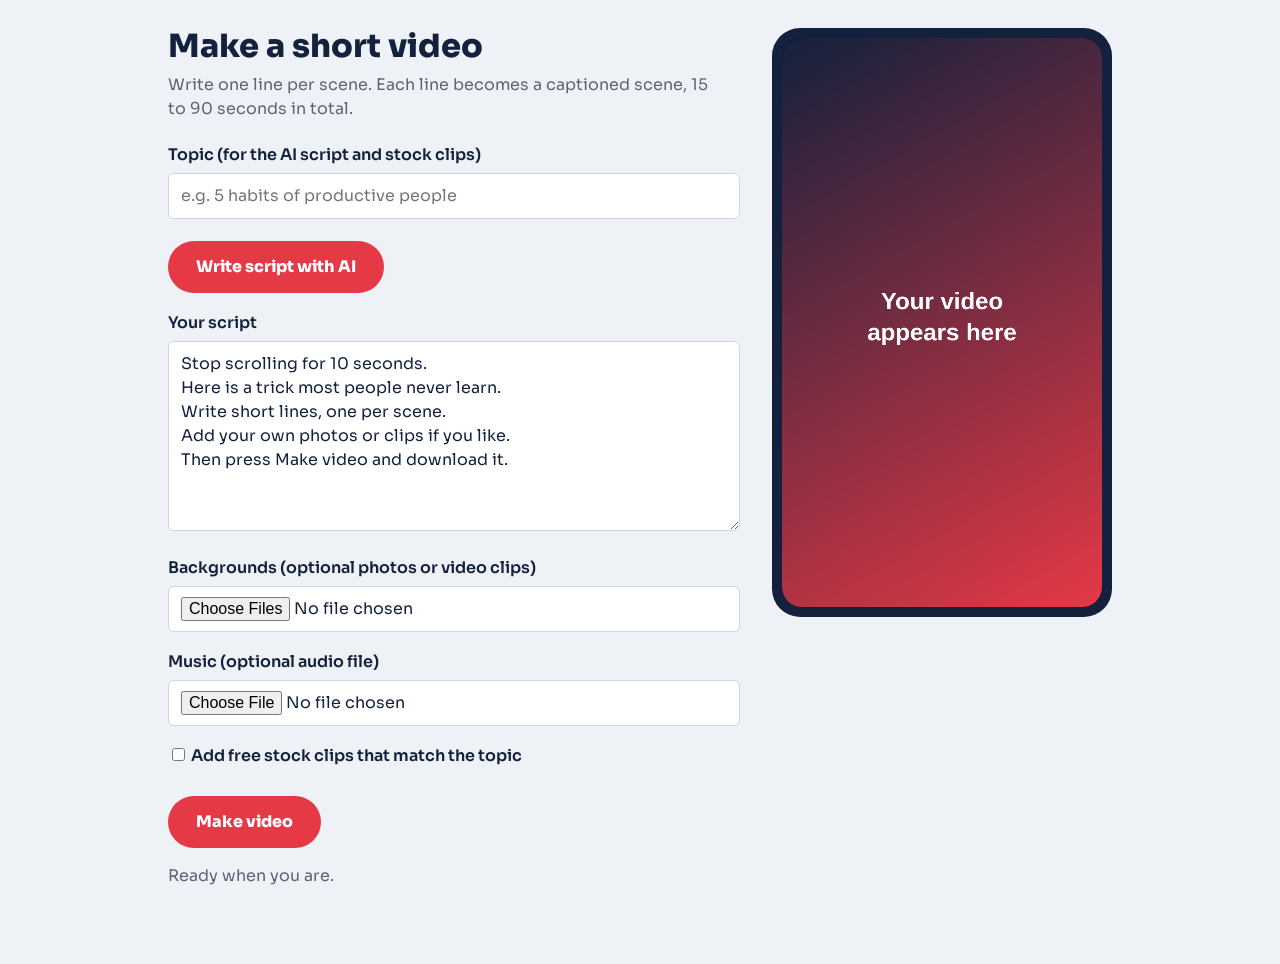
<file: index.html>
<!DOCTYPE html>
<html lang="en">
<head>
  <meta charset="UTF-8">
  <meta name="viewport" content="width=device-width, initial-scale=1">
  <title>Video Maker</title>
  <link rel="preconnect" href="https://fonts.googleapis.com">
  <link href="https://fonts.googleapis.com/css2?family=Sora:wght@400;600;800&display=swap" rel="stylesheet">
  <link rel="stylesheet" href="style.css">
</head>
<body>
  <main>
    <section class="controls">
      <h1>Make a short video</h1>
      <p class="lead">Write one line per scene. Each line becomes a captioned scene, 15 to 90 seconds in total.</p>

      <label for="topic">Topic (for the AI script and stock clips)</label>
      <input id="topic" type="text" placeholder="e.g. 5 habits of productive people">
      <button id="write" type="button">Write script with AI</button>

      <label for="script">Your script</label>
      <textarea id="script" rows="7">Stop scrolling for 10 seconds.
Here is a trick most people never learn.
Write short lines, one per scene.
Add your own photos or clips if you like.
Then press Make video and download it.</textarea>

      <label for="media">Backgrounds (optional photos or video clips)</label>
      <input id="media" type="file" accept="image/*,video/*" multiple>

      <label for="music">Music (optional audio file)</label>
      <input id="music" type="file" accept="audio/*">

      <label><input id="stock" type="checkbox"> Add free stock clips that match the topic</label>

      <button id="make" type="button">Make video</button>
      <p id="status" role="status">Ready when you are.</p>
    </section>

    <section class="preview">
      <div class="phone">
        <canvas id="stage"></canvas>
      </div>
      <div id="result" hidden>
        <video id="player" controls playsinline></video>
        <a id="download" class="dl" href="#">Download video</a>
      </div>
    </section>
  </main>
  <script src="app.js"></script>
</body>
</html>
</file>
<file: style.css>
:root {
  --paper: #eef1f6;
  --ink: #14213d;
  --muted: #5b6577;
  --line: #cfd6e3;
  --rec: #e63946;
}

* { box-sizing: border-box; }

body {
  margin: 0;
  background: var(--paper);
  color: var(--ink);
  font-family: "Sora", system-ui, -apple-system, "Segoe UI", sans-serif;
  line-height: 1.5;
}

main {
  max-width: 980px;
  margin: 0 auto;
  padding: 28px 18px 60px;
  display: grid;
  gap: 32px;
  grid-template-columns: 1fr;
}

@media (min-width: 820px) {
  main { grid-template-columns: 1fr 340px; align-items: start; }
}

h1 { font-size: 2rem; line-height: 1.15; margin: 0 0 8px; font-weight: 800; }
.lead { color: var(--muted); margin: 0 0 22px; max-width: 46ch; }

label { display: block; font-weight: 600; margin: 18px 0 6px; }

textarea, input[type="file"], input[type="text"] {
  width: 100%;
  border: 1px solid var(--line);
  border-radius: 6px;
  background: #fff;
  color: var(--ink);
  font: inherit;
  padding: 10px 12px;
}

textarea { resize: vertical; }

button {
  margin-top: 22px;
  background: var(--rec);
  color: #fff;
  border: 0;
  border-radius: 999px;
  padding: 14px 28px;
  font: inherit;
  font-weight: 800;
  cursor: pointer;
}

button:disabled { opacity: 0.55; cursor: progress; }
button:focus-visible, a:focus-visible, textarea:focus-visible { outline: 3px solid var(--ink); outline-offset: 2px; }

#status { color: var(--muted); min-height: 1.5em; }

.phone {
  background: var(--ink);
  border-radius: 28px;
  padding: 10px;
  width: min(100%, 340px);
  margin: 0 auto;
}

canvas {
  display: block;
  width: 100%;
  height: auto;
  aspect-ratio: 9 / 16;
  border-radius: 20px;
  background: #000;
}

#result { margin-top: 18px; text-align: center; }
#result video { width: min(100%, 340px); border-radius: 12px; background: #000; }

.dl {
  display: inline-block;
  margin-top: 12px;
  padding: 12px 24px;
  border-radius: 999px;
  border: 2px solid var(--ink);
  color: var(--ink);
  font-weight: 800;
  text-decoration: none;
}
</file>
